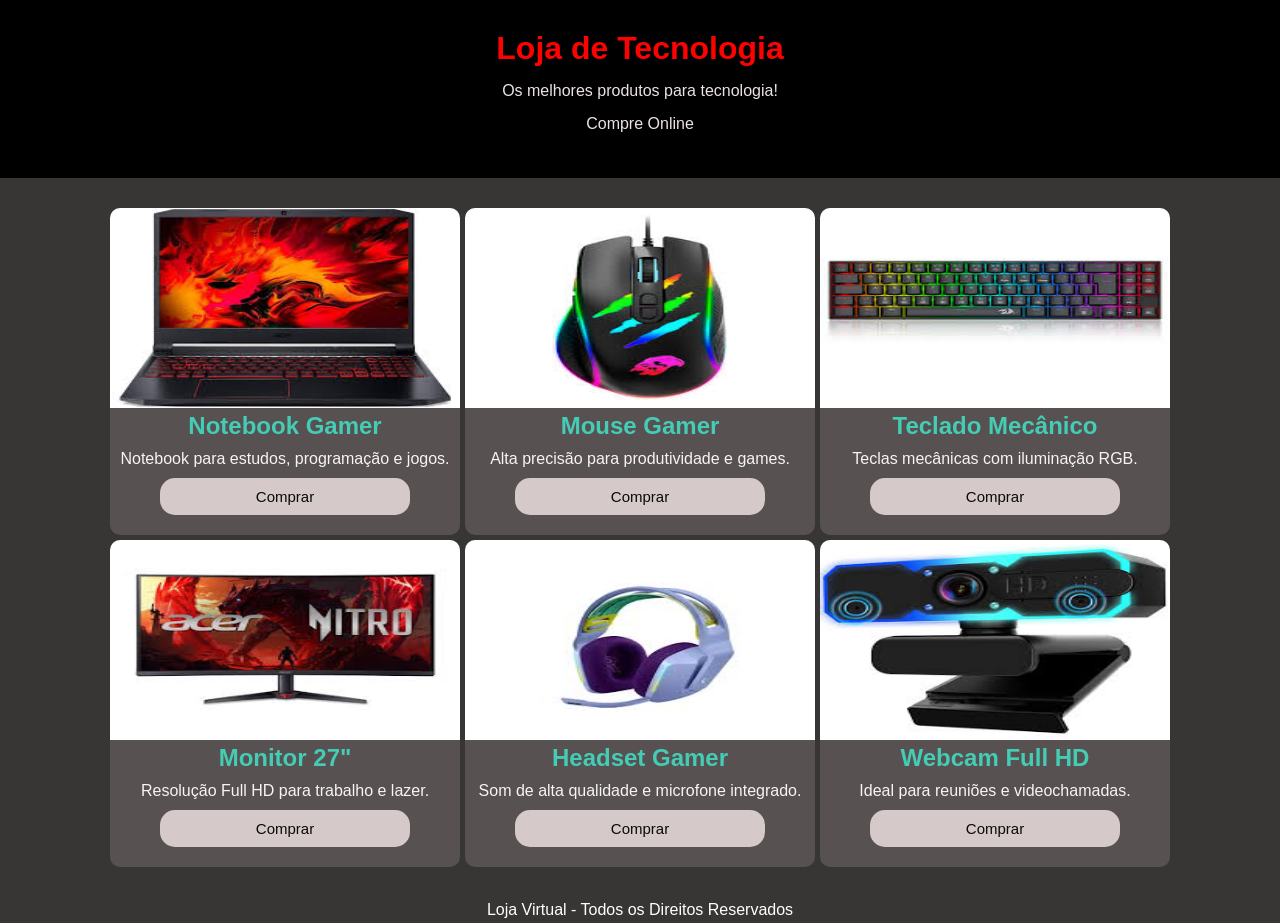
<file: index.html>
<!DOCTYPE html>
<html lang="pt-br">
<head>
    <meta charset="UTF-8">
    <meta name="viewport" content="width=device-width, initial-scale=1.0">
    <title>tecnologia</title>
    <link rel="stylesheet" href="style.css">
</head>
<body>
    <!-- conteudo superior do site -->
    <header> 
        <h1>Loja de Tecnologia</h1>
        <p>Os melhores produtos para tecnologia!</p>
         <p>Compre Online</p>
    </header>
<!-- conteudo do site -->
        <main class="produtos">

            <div class="card">
            <img src="not_gamer.jpg">
            <h2>Notebook Gamer</h2>
            <p>Notebook para estudos, programação e jogos.</p>
            <button>Comprar</button>

            </div>

            <div class="card">
            <img src="mouse.jpg">
            <h2>Mouse Gamer</h2>
            <p>Alta precisão para produtividade e games.</p>
            <button>Comprar</button>

            </div>

            <div class="card">
            <img src="teclado.jpg">
            <h2>Teclado Mecânico</h2>
            <p>Teclas mecânicas com iluminação RGB.</p>
            <button>Comprar</button>

            </div>

            <div class="card">
            <img src="monitor.jpg">
            <h2>Monitor 27"</h2>
            <p>Resolução Full HD para trabalho e lazer.</p>
            <button>Comprar</button>

            </div>

            <div class="card">
            <img src="head.jpg">
            <h2>Headset Gamer</h2>
            <p>Som de alta qualidade e microfone integrado.</p>
            <button>Comprar</button>

            </div>

            <div class="card">
            <img src="webcam.jpg">
            <h2>Webcam Full HD</h2>
            <p>Ideal para reuniões e videochamadas.</p>
            <button>Comprar</button>

            </div>
        </main>
        <!-- representa parte de baixo do site rodapé -->
                <footer>
                    <p>Loja Virtual - Todos os Direitos Reservados</p>

                </footer>

</body>
</html>
</file>
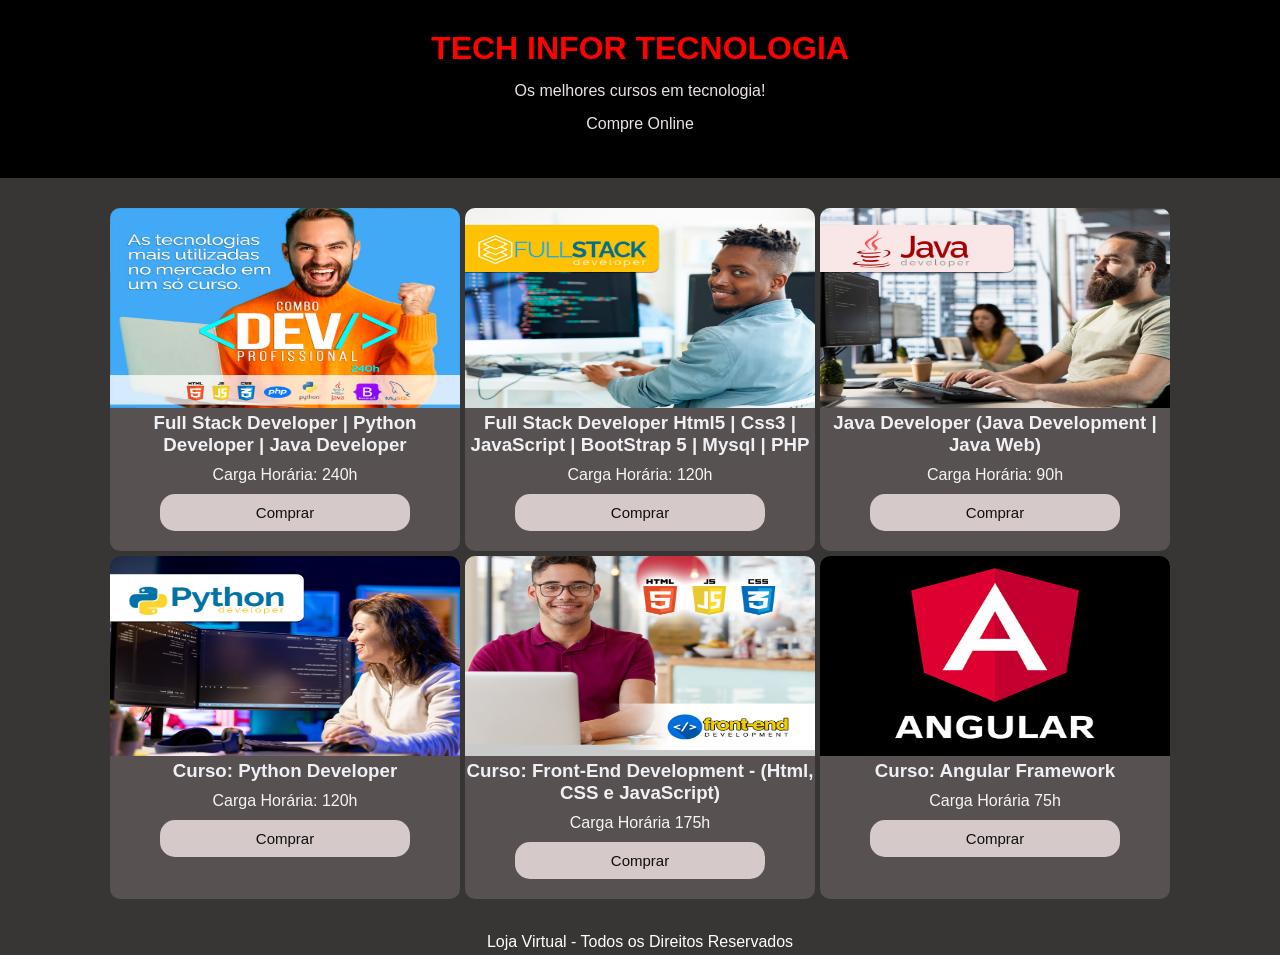
<file: projeto_cursos/index.html>
<!DOCTYPE html>
<html lang="pt-br">
<head>
    <meta charset="UTF-8">
    <meta name="viewport" content="width=device-width, initial-scale=1.0">
    <title>tecnologia</title>
    <link rel="stylesheet" href="style.css">
</head>
<body>
    <!-- conteudo superior do site -->
    <header> 
        <h1>TECH INFOR TECNOLOGIA</h1>
        <p>Os melhores cursos em  tecnologia!</p>
         <p>Compre Online</p>
    </header>
<!-- conteudo do site -->
        <main class="produtos">

            <div class="card">
            <img src="full stack.jpg">
            <h3>Full Stack Developer | Python Developer | Java Developer</h3>
            <p>Carga Horária: 240h</p>
            
            <button><a href="../projeto_cursos/link_dev/dev.html">Comprar</a></button>
           
           

            </div>

            <div class="card">
            <img src="full stack2.jpg">
            <h3> Full Stack Developer Html5 | Css3 | JavaScript | BootStrap 5 | Mysql | PHP</h3>
            <p>Carga Horária: 120h</p>
            <button><a href="../projeto_cursos/link_fullstack/full.html">Comprar</a></button>
           

            </div>

            <div class="card">
            <img src="../projeto_cursos/java.jpg">
            <h3> Java Developer (Java Development | Java Web)</h3>
            <p>Carga Horária: 90h</p>
            <button><a href="../projeto_cursos/link_java/java.html">Comprar</a></button>

            </div>

            <div class="card">
            <img src="../projeto_cursos/link_phyton/python.jpg">
            <h3>Curso: Python Developer</h3>
            <p>Carga Horária: 120h</p>
            <button><a href="../projeto_cursos/link_phyton/python.html">Comprar</a></button>

            </div>

            <div class="card">
            <img src="../front.jpg">
            <h3>Curso: Front-End Development - (Html, CSS e JavaScript)</h3>
            <p>Carga Horária 175h</p>
            <button><a href="../projeto_cursos/link_front/link_front.html">Comprar</a></button>
           

            </div>

            <div class="card">
            <img src="../angular.jpg">
            <h3>Curso: Angular Framework</h3>
            <p>Carga Horária 75h</p>
            <button><a href="../projeto_cursos/link_angular/link_angular.html">Comprar</a></button>

            </div>
        </main>
        <!-- representa parte de baixo do site rodapé -->
                <footer>
                    <p>Loja Virtual - Todos os Direitos Reservados</p>

                </footer>

</body>
</html>
</file>
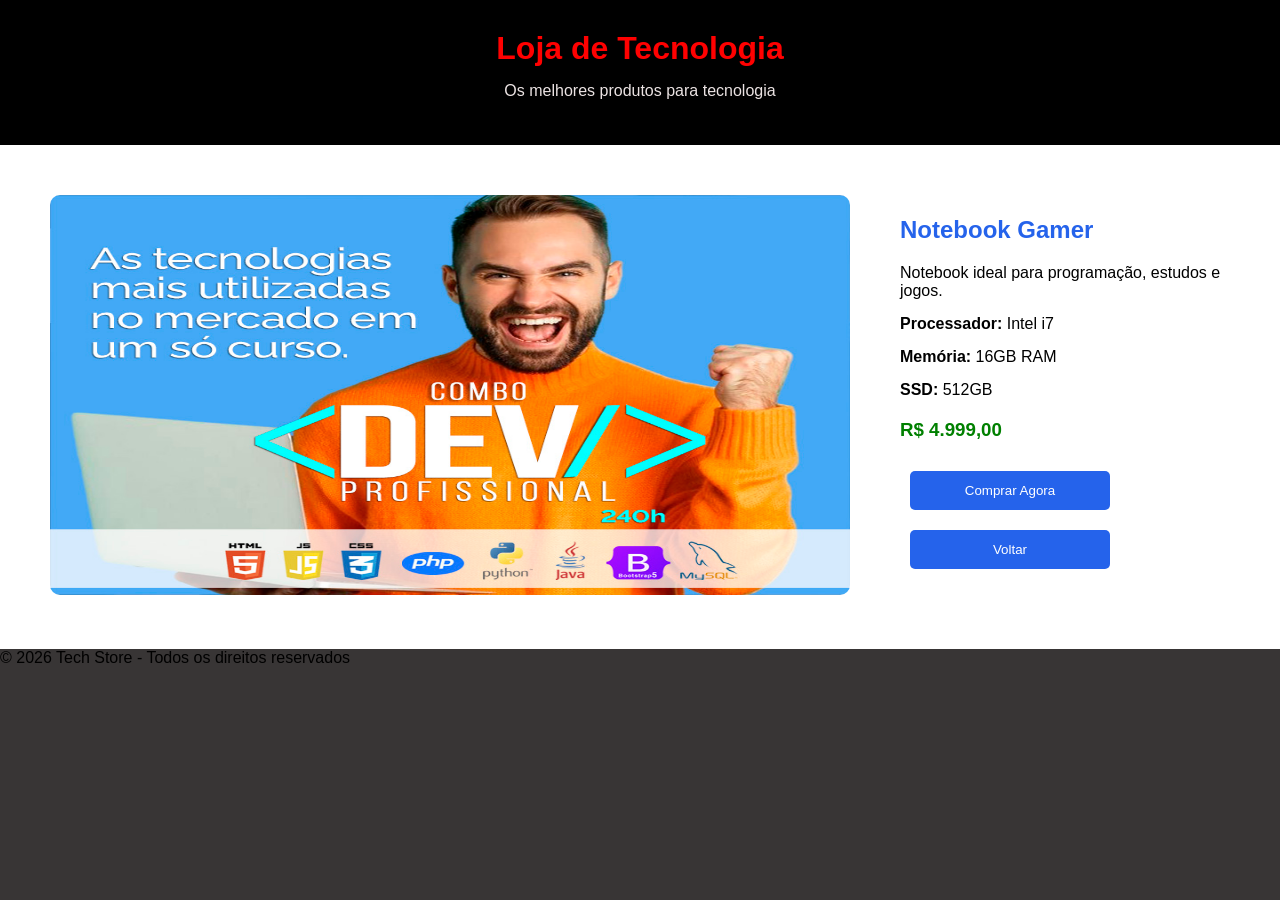
<file: projeto_cursos/dev.html>
<!DOCTYPE html>
<html lang="pt-br">
<head>
    <meta charset="UTF-8">
    <meta name="viewport" content="width=device-width, initial-scale=1.0">
    <title>Tech Store</title>
    <link rel="stylesheet" href="dev.css">
</head>
<body>
    <header>
        <h1>Loja de Tecnologia</h1>
        <p>Os melhores produtos para tecnologia</p>
    </header>

    <main class="produto">

<div class="imagem">

<img src="full stack.jpg">

</div>

<div class="informacoes">

<h2>Notebook Gamer</h2>

<p>

Notebook ideal para programação,

estudos e jogos.

</p>

<p><strong>Processador:</strong> Intel i7</p>

<p><strong>Memória:</strong> 16GB RAM</p>

<p><strong>SSD:</strong> 512GB</p>

<h3>R$ 4.999,00</h3>

<button>Comprar Agora</button>

<a href="index.html">

<button>Voltar</button>

</a>

</div>

</main>

    <footer>
        <p>© 2026 Tech Store - Todos os direitos reservados</p>
    </footer>
</body>
</html>
</file>
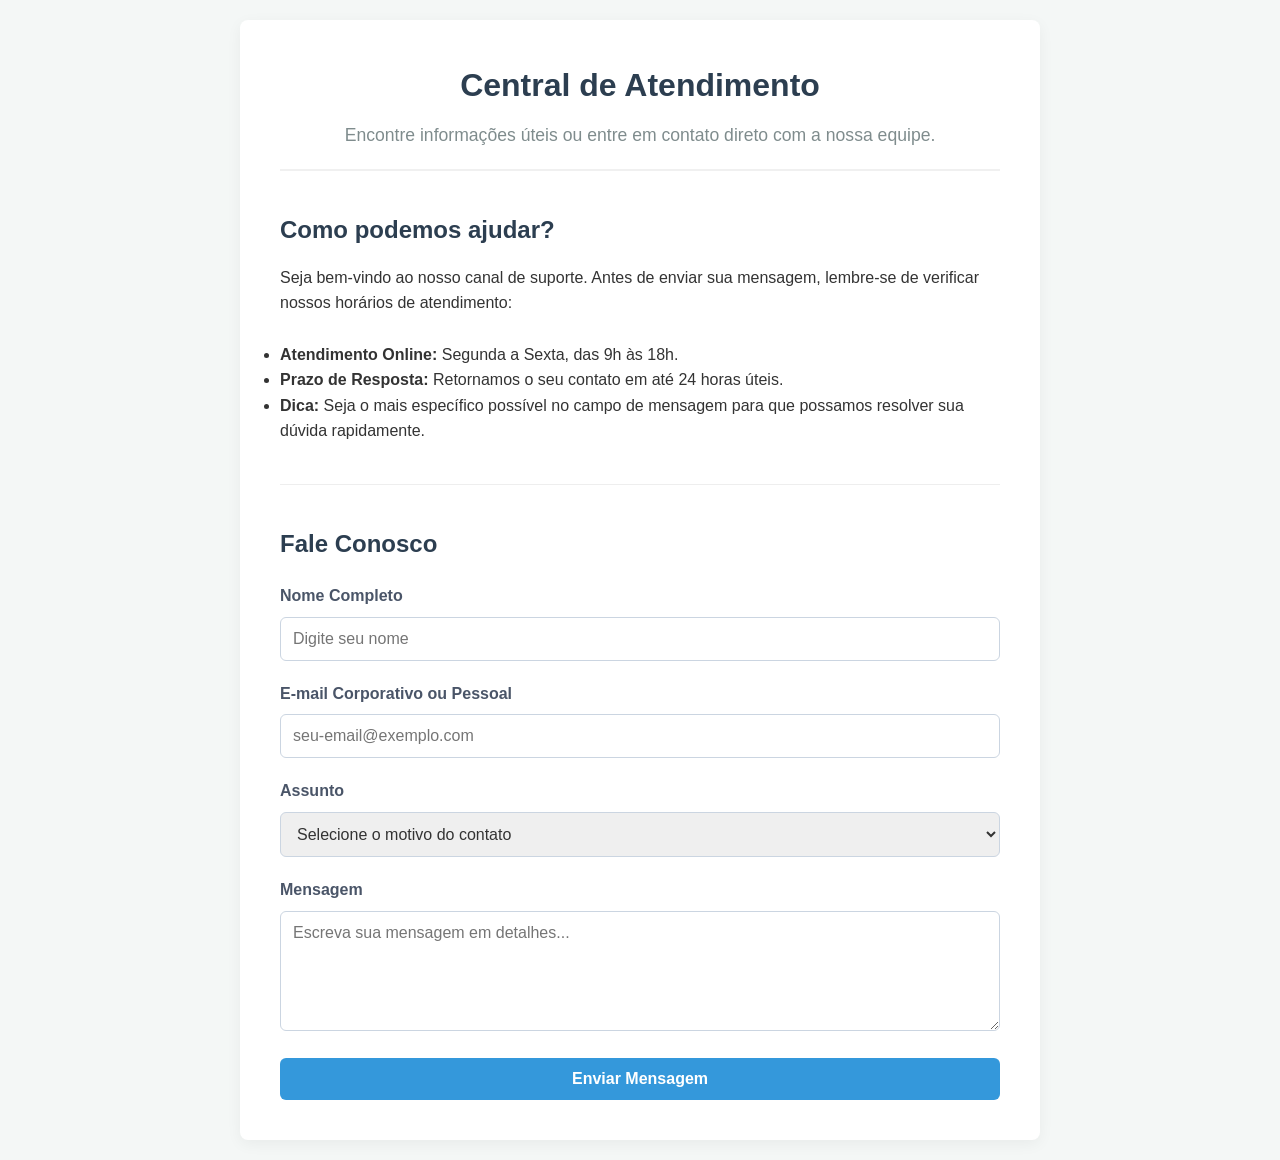
<file: projeto_cursos/fale_conosco/fale.html>
<!DOCTYPE html>
<html lang="pt-BR">
<head>
    <meta charset="UTF-8">
    <meta name="viewport" content="width=device-width, initial-scale=1.0">
    <title>Página Informativa & Contato</title>
    <style>
        /* Estilos Globais */
        * {
            margin: 0;
            padding: 0;
            box-sizing: border-box;
            font-family: 'Segoe UI', Tahoma, Geneva, Verdana, sans-serif;
        }

        body {
            background-color: #f4f7f6;
            color: #333;
            line-height: 1.6;
            padding: 20px;
        }

        .container {
            max-width: 800px;
            margin: 0 auto;
            background: #ffffff;
            padding: 40px;
            border-radius: 8px;
            box-shadow: 0 4px 15px rgba(0, 0, 0, 0.05);
        }

        /* Seção Informativa */
        header {
            text-align: center;
            margin-bottom: 40px;
            border-bottom: 2px solid #f0f0f0;
            padding-bottom: 20px;
        }

        header h1 {
            color: #2c3e50;
            margin-bottom: 10px;
        }

        header p {
            color: #7f8c8d;
            font-size: 1.1rem;
        }

        .info-section {
            margin-bottom: 40px;
        }

        .info-section h2 {
            color: #2c3e50;
            margin-bottom: 15px;
        }

        /* Formulário Fale Conosco */
        .contact-section h2 {
            color: #2c3e50;
            margin-bottom: 20px;
        }

        .form-group {
            margin-bottom: 20px;
        }

        .form-group label {
            display: block;
            margin-bottom: 8px;
            font-weight: 600;
            color: #4a5568;
        }

        .form-group input, 
        .form-group select, 
        .form-group textarea {
            width: 100%;
            padding: 12px;
            border: 1px solid #cbd5e1;
            border-radius: 6px;
            font-size: 1rem;
            color: #333;
            transition: border-color 0.3s ease;
        }

        .form-group input:focus, 
        .form-group select:focus, 
        .form-group textarea:focus {
            outline: none;
            border-color: #3498db;
        }

        textarea {
            resize: vertical;
            min-height: 120px;
        }

        .btn-submit {
            background-color: #3498db;
            color: white;
            padding: 12px 24px;
            border: none;
            border-radius: 6px;
            font-size: 1rem;
            font-weight: bold;
            cursor: pointer;
            width: 100%;
            transition: background-color 0.3s ease;
        }

        .btn-submit:hover {
            background-color: #2980b9;
        }
    </style>
</head>
<body>

    <div class="container">
        <header>
            <h1>Central de Atendimento</h1>
            <p>Encontre informações úteis ou entre em contato direto com a nossa equipe.</p>
        </header>

        <section class="info-section">
            <h2>Como podemos ajudar?</h2>
            <p>Seja bem-vindo ao nosso canal de suporte. Antes de enviar sua mensagem, lembre-se de verificar nossos horários de atendimento:</p>
            <br>
            <ul>
                <li><strong>Atendimento Online:</strong> Segunda a Sexta, das 9h às 18h.</li>
                <li><strong>Prazo de Resposta:</strong> Retornamos o seu contato em até 24 horas úteis.</li>
                <li><strong>Dica:</strong> Seja o mais específico possível no campo de mensagem para que possamos resolver sua dúvida rapidamente.</li>
            </ul>
        </section>

        <hr style="border: 0; height: 1px; background: #eee; margin-bottom: 40px;">

        <section class="contact-section">
            <h2>Fale Conosco</h2>
            
            <form action="#" method="POST">
                <div class="form-group">
                    <label for="nome">Nome Completo</label>
                    <input type="text" id="nome" name="nome" placeholder="Digite seu nome" required>
                </div>

                <div class="form-group">
                    <label for="email">E-mail Corporativo ou Pessoal</label>
                    <input type="email" id="email" name="email" placeholder="seu-email@exemplo.com" required>
                </div>

                <div class="form-group">
                    <label for="assunto">Assunto</label>
                    <select id="assunto" name="assunto" required>
                        <option value="" disabled selected>Selecione o motivo do contato</option>
                        <option value="duvida">Dúvidas Gerais</option>
                        <option value="suporte">Suporte Técnico</option>
                        <option value="comercial">Setor Comercial / Parcerias</option>
                        <option value="sugestao">Sugestões e Elogios</option>
                    </select>
                </div>

                <div class="form-group">
                    <label for="mensagem">Mensagem</label>
                    <textarea id="mensagem" name="mensagem" placeholder="Escreva sua mensagem em detalhes..." required></textarea>
                </div>

                <button type="submit" class="btn-submit">Enviar Mensagem</button>
            </form>
        </section>
    </div>

</body>
</html>
</file>
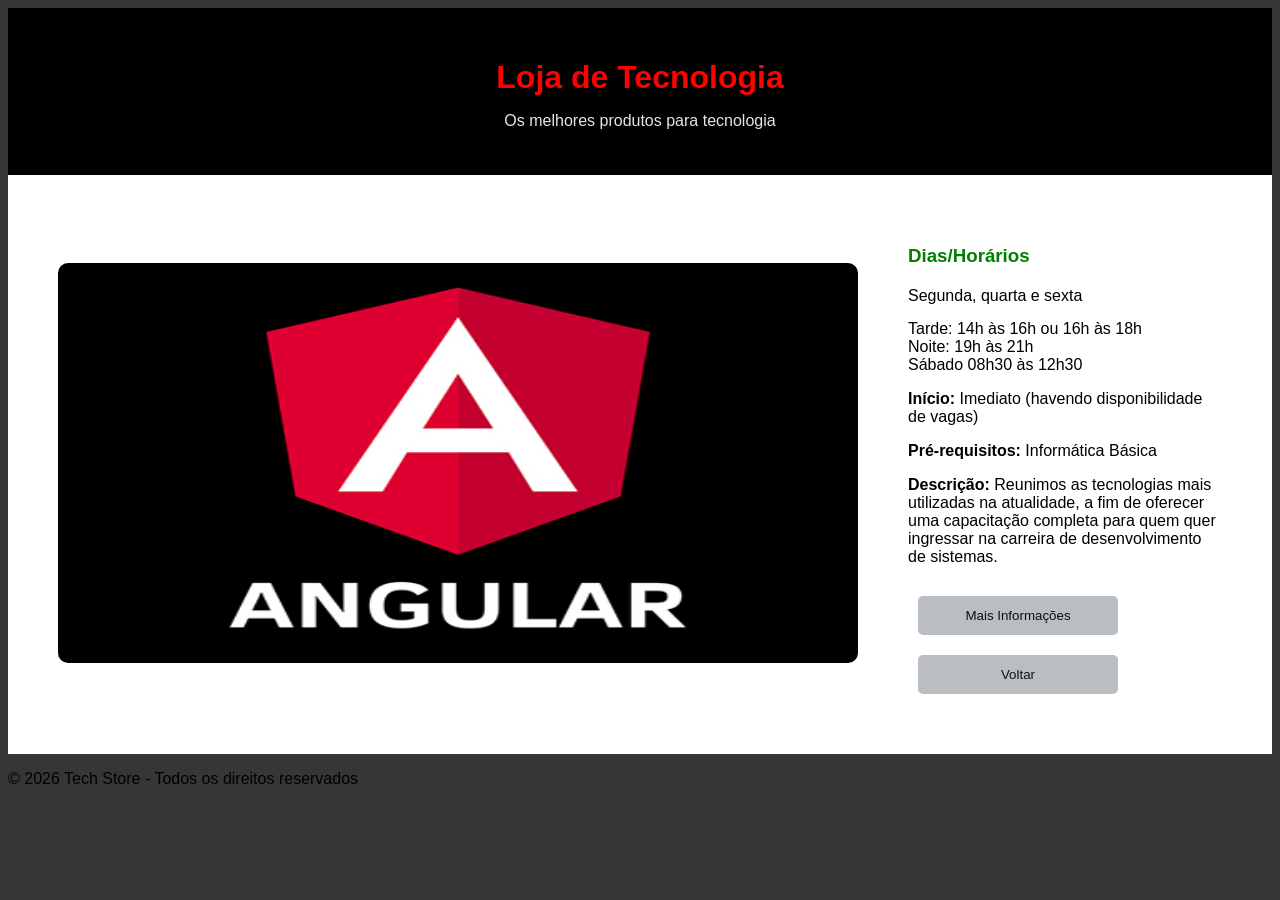
<file: projeto_cursos/link_angular/link_angular.html>
<!DOCTYPE html>
<html lang="pt-br">
<head>
    <meta charset="UTF-8">
    <meta name="viewport" content="width=device-width, initial-scale=1.0">
    <title>Tech Store</title>
    <link rel="stylesheet" href="link_angular.css">
</head>
<body>
    <header>
        <h1>Loja de Tecnologia</h1>
        <p>Os melhores produtos para tecnologia</p>
    </header>

    <main class="produto">

<div class="imagem">

<img src="../link_angular/angular.jpg">

</div>

<div class="informacoes">

<h3>Dias/Horários</h3>

<p>Segunda, quarta e sexta</p>
Tarde: 14h às 16h ou 16h às 18h<br>
Noite: 19h às 21h<br>
Sábado
08h30 às 12h30

</p>

<p><strong>Início:</strong> Imediato (havendo disponibilidade de vagas)</p>

<p><strong>Pré-requisitos:</strong> Informática Básica</p>

<p><strong>Descrição:</strong> Reunimos as tecnologias mais utilizadas na atualidade, a fim de oferecer uma capacitação completa para quem quer ingressar na carreira de desenvolvimento de sistemas.</p>

<h3></h3>

<button><a href="../fale_conosco/fale.html">Mais Informações</a></button>

<a href="../index.html">

<button>Voltar</button>

</a>

</div>

</main>

    <footer>
        <p>© 2026 Tech Store - Todos os direitos reservados</p>
    </footer>
</body>
</html>
</file>
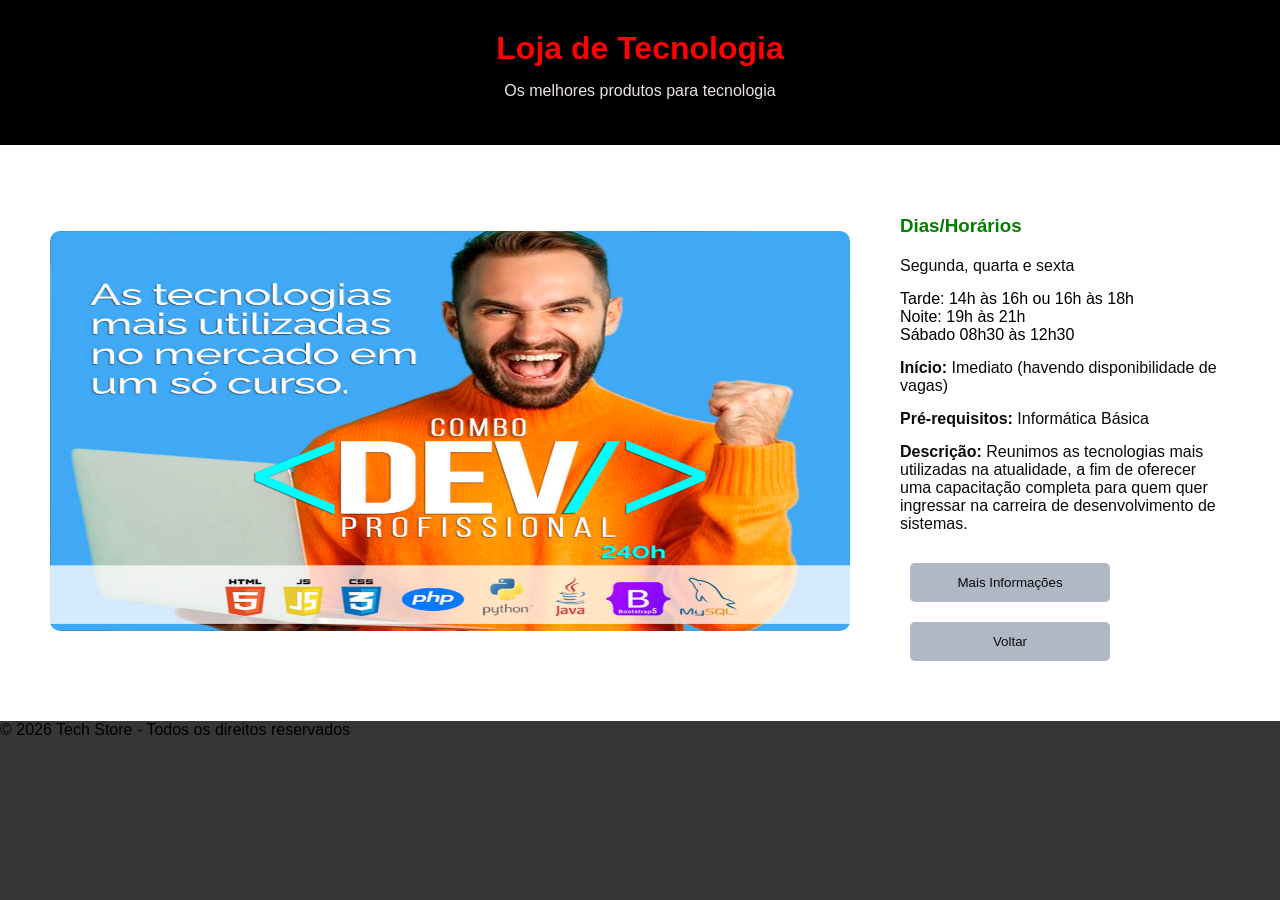
<file: projeto_cursos/link_dev/dev.html>
<!DOCTYPE html>
<html lang="pt-br">
<head>
    <meta charset="UTF-8">
    <meta name="viewport" content="width=device-width, initial-scale=1.0">
    <title>Tech Store</title>
    <link rel="stylesheet" href="dev.css">
</head>
<body>
    <header>
        <h1>Loja de Tecnologia</h1>
        <p>Os melhores produtos para tecnologia</p>
    </header>

    <main class="produto">

<div class="imagem">

<img src="full stack.jpg">

</div>

<div class="informacoes">

<h3>Dias/Horários</h3>

<p>Segunda, quarta e sexta</p>
Tarde: 14h às 16h ou 16h às 18h<br>
Noite: 19h às 21h<br>
Sábado
08h30 às 12h30

</p>

<p><strong>Início:</strong> Imediato (havendo disponibilidade de vagas)</p>

<p><strong>Pré-requisitos:</strong> Informática Básica</p>

<p><strong>Descrição:</strong> Reunimos as tecnologias mais utilizadas na atualidade, a fim de oferecer uma capacitação completa para quem quer ingressar na carreira de desenvolvimento de sistemas.</p>

<h3></h3>

<button><a href="../fale_conosco/fale.html">Mais Informações</a></button>

<a href="../index.html">

<button>Voltar</button>

</a>

</div>

</main>

    <footer>
        <p>© 2026 Tech Store - Todos os direitos reservados</p>
    </footer>
</body>
</html>
</file>
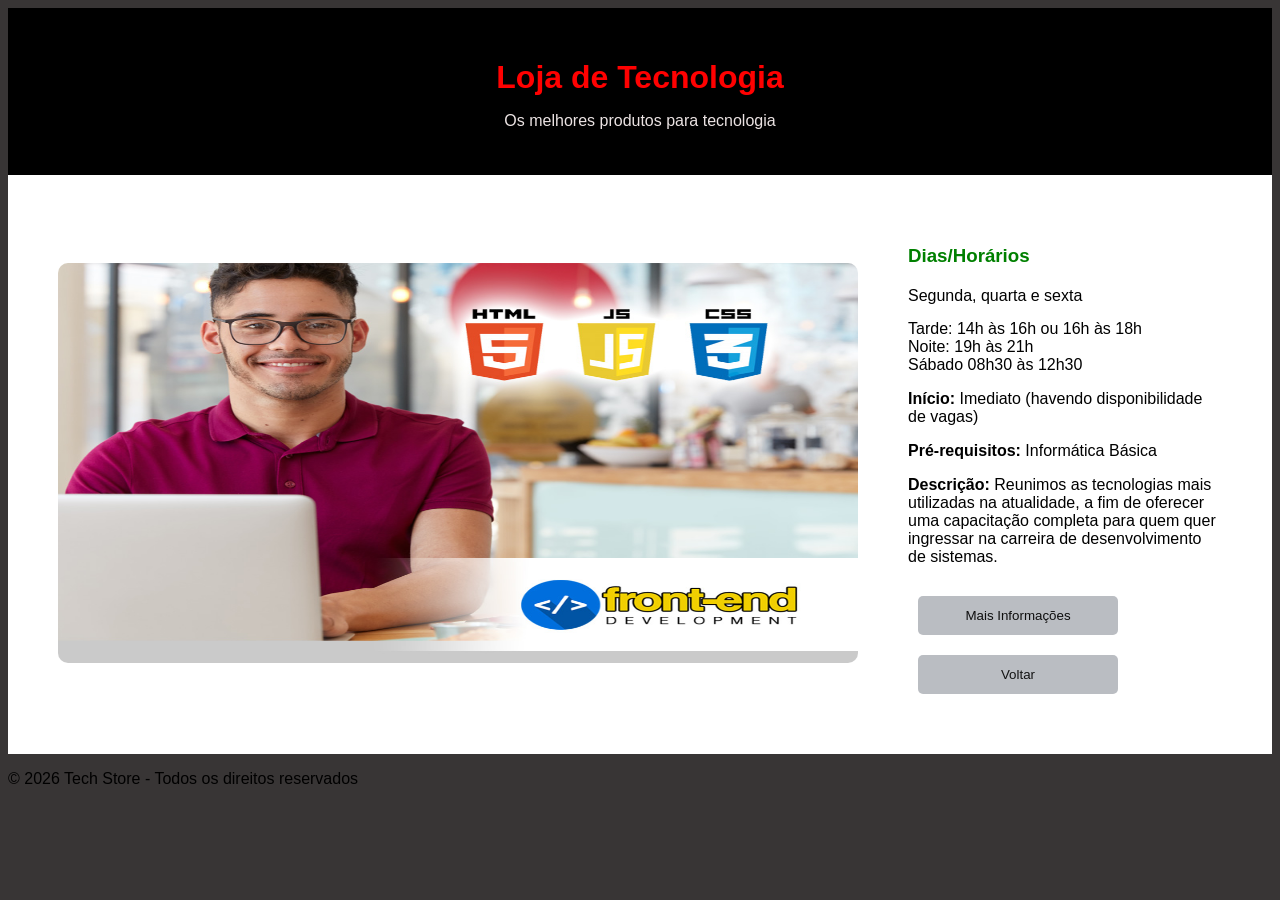
<file: projeto_cursos/link_front/link_front.html>
<!DOCTYPE html>
<html lang="pt-br">
<head>
    <meta charset="UTF-8">
    <meta name="viewport" content="width=device-width, initial-scale=1.0">
    <title>Tech Store</title>
    <link rel="stylesheet" href="link_front.css">
</head>
<body>
    <header>
        <h1>Loja de Tecnologia</h1>
        <p>Os melhores produtos para tecnologia</p>
    </header>

    <main class="produto">

<div class="imagem">

<img src="../link_front/front.jpg">

</div>

<div class="informacoes">

<h3>Dias/Horários</h3>

<p>Segunda, quarta e sexta</p>
Tarde: 14h às 16h ou 16h às 18h<br>
Noite: 19h às 21h<br>
Sábado
08h30 às 12h30

</p>

<p><strong>Início:</strong> Imediato (havendo disponibilidade de vagas)</p>

<p><strong>Pré-requisitos:</strong> Informática Básica</p>

<p><strong>Descrição:</strong> Reunimos as tecnologias mais utilizadas na atualidade, a fim de oferecer uma capacitação completa para quem quer ingressar na carreira de desenvolvimento de sistemas.</p>

<h3></h3>

<button><a href="../fale_conosco/fale.html">Mais Informações</a></button>

<a href="../index.html">

<button>Voltar</button>

</a>

</div>

</main>

    <footer>
        <p>© 2026 Tech Store - Todos os direitos reservados</p>
    </footer>
</body>
</html>
</file>
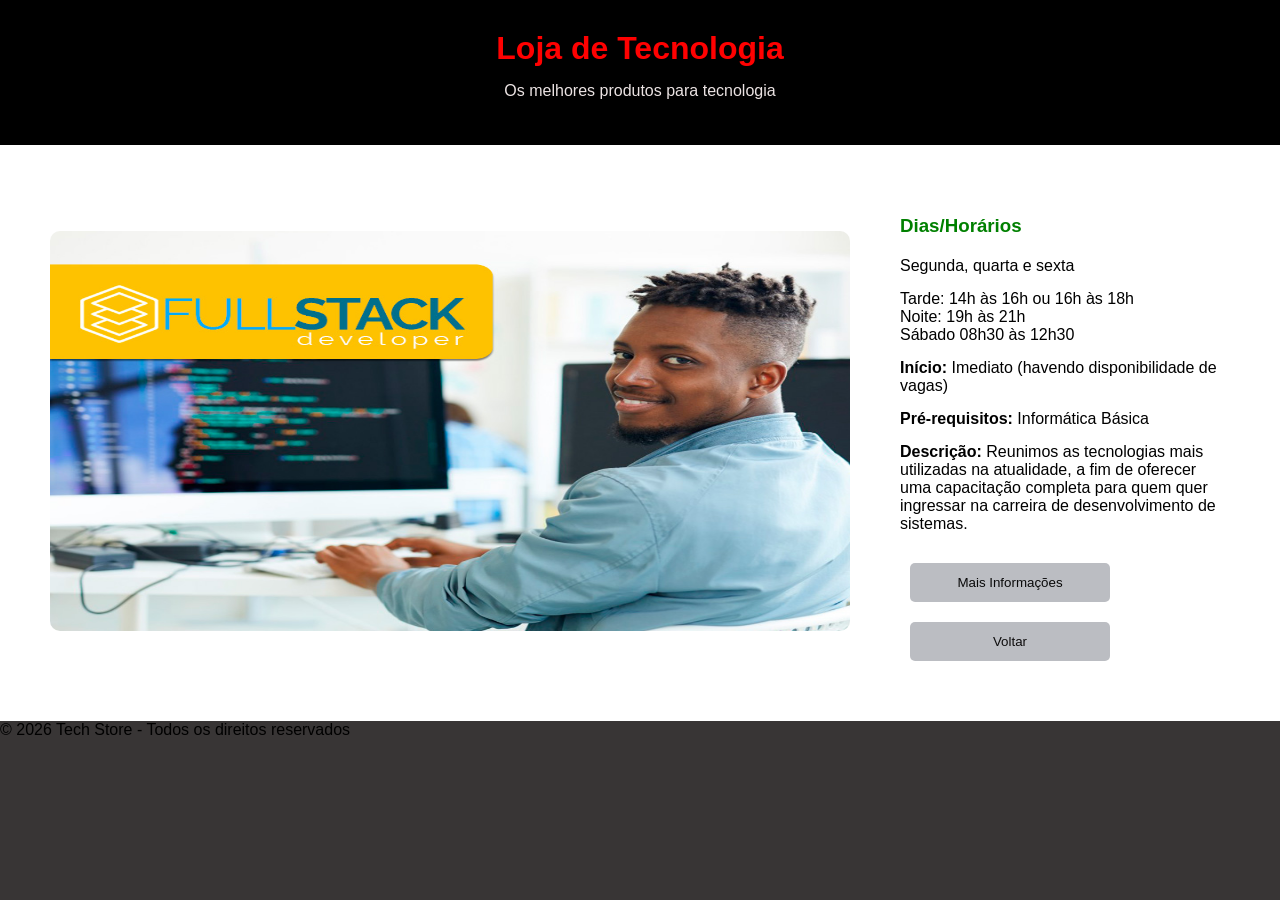
<file: projeto_cursos/link_fullstack/full.html>
<!DOCTYPE html>
<html lang="pt-br">
<head>
    <meta charset="UTF-8">
    <meta name="viewport" content="width=device-width, initial-scale=1.0">
    <title>Tech Store</title>
    <link rel="stylesheet" href="full.css">
</head>
<body>
    <header>
        <h1>Loja de Tecnologia</h1>
        <p>Os melhores produtos para tecnologia</p>
    </header>

    <main class="produto">

<div class="imagem">

<img src="../link_fullstack/full stack2.jpg">

</div>

<div class="informacoes">

<h3>Dias/Horários</h3>

<p>Segunda, quarta e sexta</p>
Tarde: 14h às 16h ou 16h às 18h<br>
Noite: 19h às 21h<br>
Sábado
08h30 às 12h30

</p>

<p><strong>Início:</strong> Imediato (havendo disponibilidade de vagas)</p>

<p><strong>Pré-requisitos:</strong> Informática Básica</p>

<p><strong>Descrição:</strong> Reunimos as tecnologias mais utilizadas na atualidade, a fim de oferecer uma capacitação completa para quem quer ingressar na carreira de desenvolvimento de sistemas.</p>

<h3></h3>

<button><a href="../fale_conosco/fale.html">Mais Informações</a></button>

<a href="../index.html">

<button>Voltar</button>

</a>

</div>

</main>

    <footer>
        <p>© 2026 Tech Store - Todos os direitos reservados</p>
    </footer>
</body>
</html>
</file>
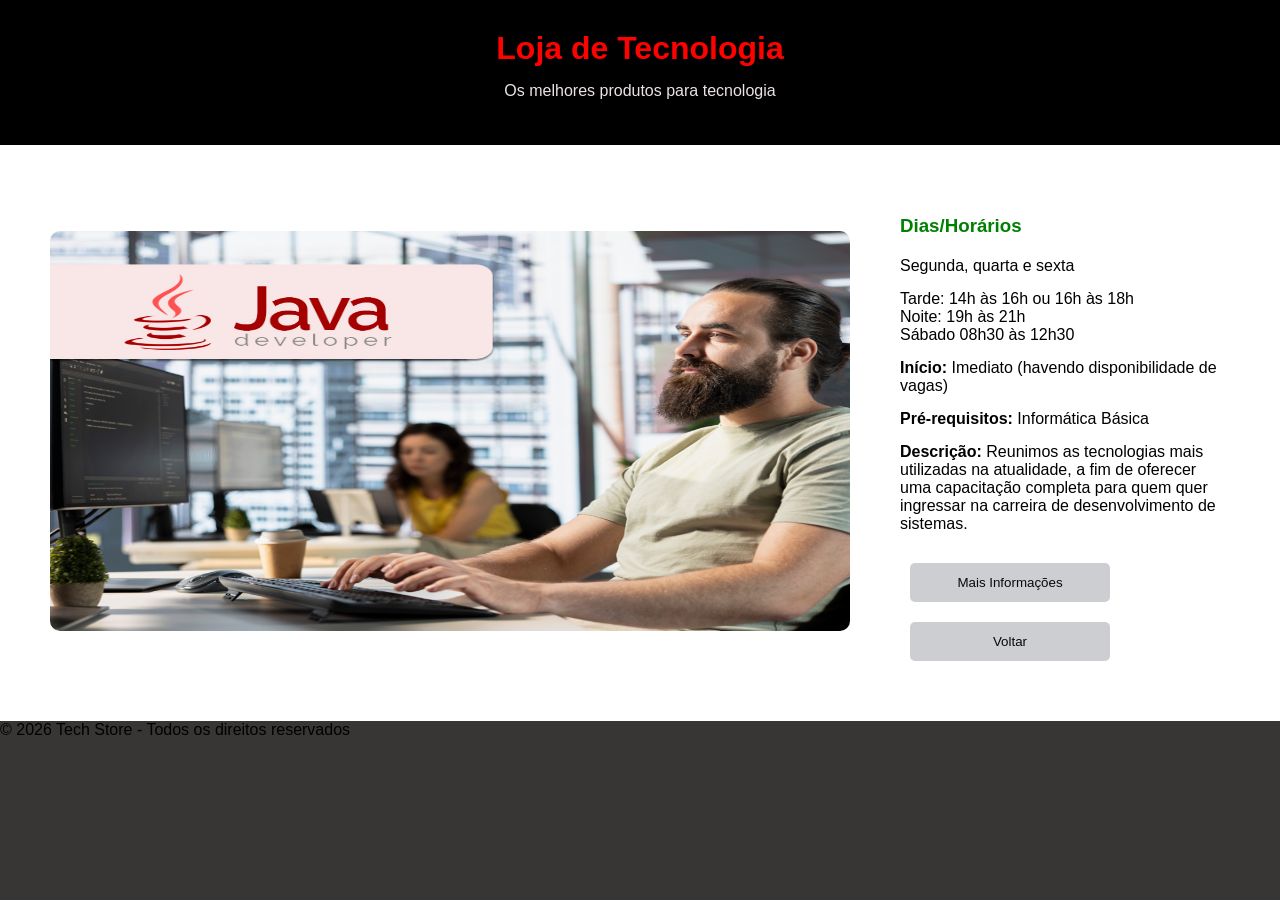
<file: projeto_cursos/link_java/java.html>
<!DOCTYPE html>
<html lang="pt-br">
<head>
    <meta charset="UTF-8">
    <meta name="viewport" content="width=device-width, initial-scale=1.0">
    <title>Tech Store</title>
    <link rel="stylesheet" href="java.css">
</head>
<body>
    <header>
        <h1>Loja de Tecnologia</h1>
        <p>Os melhores produtos para tecnologia</p>
    </header>

    <main class="produto">

<div class="imagem">

<img src="../java.jpg">

</div>

<div class="informacoes">

<h3>Dias/Horários</h3>

<p>Segunda, quarta e sexta</p>
Tarde: 14h às 16h ou 16h às 18h<br>
Noite: 19h às 21h<br>
Sábado
08h30 às 12h30

</p>

<p><strong>Início:</strong> Imediato (havendo disponibilidade de vagas)</p>

<p><strong>Pré-requisitos:</strong> Informática Básica</p>

<p><strong>Descrição:</strong> Reunimos as tecnologias mais utilizadas na atualidade, a fim de oferecer uma capacitação completa para quem quer ingressar na carreira de desenvolvimento de sistemas.</p>

<h3></h3>

<button><a href="../fale_conosco/fale.html">Mais Informações</a></button>

<a href="../index.html">

<button>Voltar</button>

</a>

</div>

</main>

    <footer>
        <p>© 2026 Tech Store - Todos os direitos reservados</p>
    </footer>
</body>
</html>
</file>
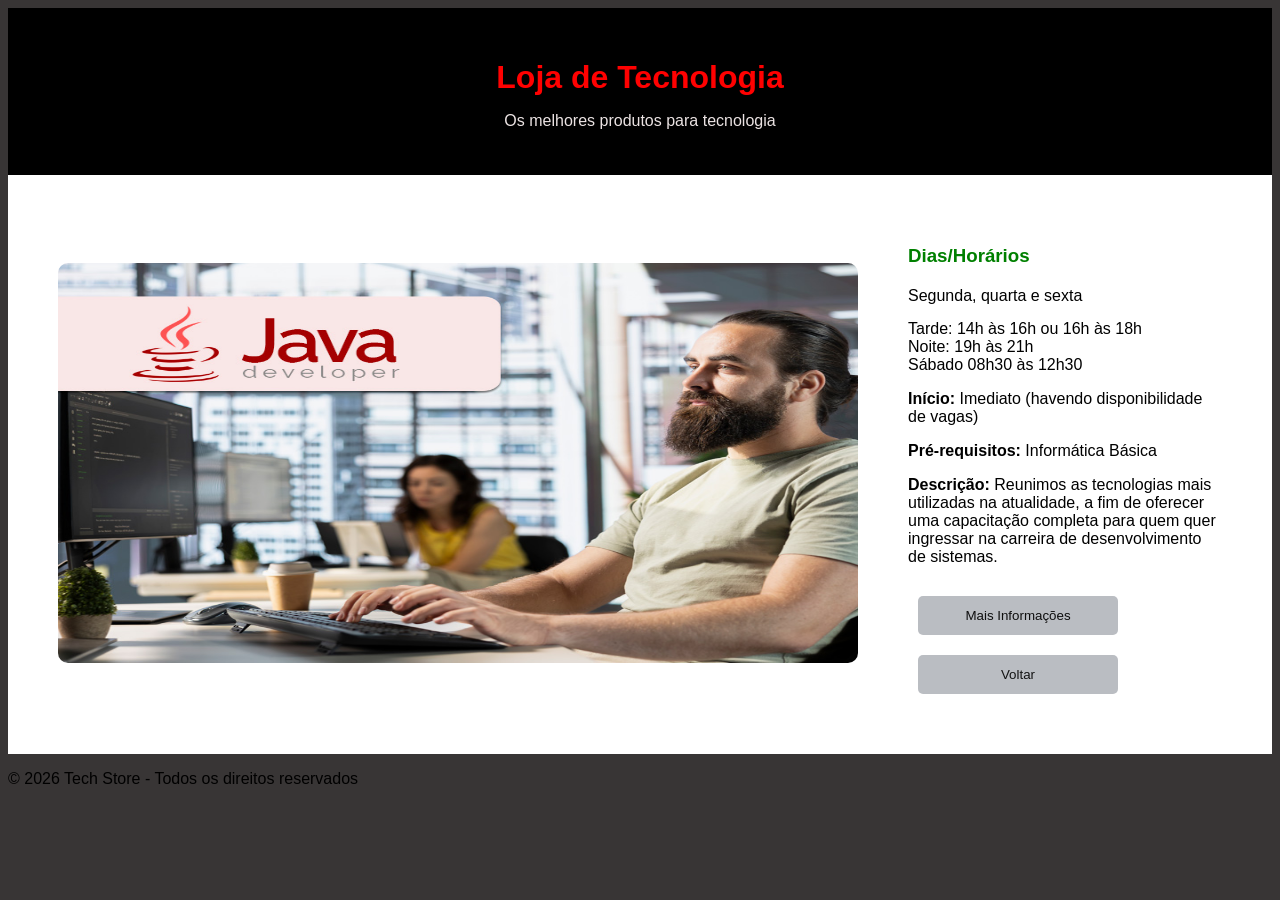
<file: projeto_cursos/link_phyton/python.html>
<!DOCTYPE html>
<html lang="pt-br">
<head>
    <meta charset="UTF-8">
    <meta name="viewport" content="width=device-width, initial-scale=1.0">
    <title>Tech Store</title>
    <link rel="stylesheet" href="python.css">
</head>
<body>
    <header>
        <h1>Loja de Tecnologia</h1>
        <p>Os melhores produtos para tecnologia</p>
    </header>

    <main class="produto">

<div class="imagem">

<img src="../java.jpg">

</div>

<div class="informacoes">

<h3>Dias/Horários</h3>

<p>Segunda, quarta e sexta</p>
Tarde: 14h às 16h ou 16h às 18h<br>
Noite: 19h às 21h<br>
Sábado
08h30 às 12h30

</p>

<p><strong>Início:</strong> Imediato (havendo disponibilidade de vagas)</p>

<p><strong>Pré-requisitos:</strong> Informática Básica</p>

<p><strong>Descrição:</strong> Reunimos as tecnologias mais utilizadas na atualidade, a fim de oferecer uma capacitação completa para quem quer ingressar na carreira de desenvolvimento de sistemas.</p>

<h3></h3>

<button><a href="../fale_conosco/fale.html">Mais Informações</a></button>

<a href="../index.html">

<button>Voltar</button>

</a>

</div>

</main>

    <footer>
        <p>© 2026 Tech Store - Todos os direitos reservados</p>
    </footer>
</body>
</html>
</file>
<file: style.css>
/* *asterisco significa zerar todo o espaçamento do site */
*{
    margin: 0;
    padding: 0;
}
/* body representa todo o corpo do site */
body{
    /* altura total do site */
      min-width: 100vh; 
      display: flex;
      flex-direction: column;
      font-family: Arial, Helvetica, sans-serif;
      background-color: rgb(56, 53, 53);
}

header{
    background-color: black;
    color: rgb(255, 1, 1);
    text-align: center;
    padding: 30px;
}
header h1{
    margin-bottom: 15px;
}
header p{
    color: rgb(235, 227, 227);
    margin-bottom: 15px;
    
}

.produtos{
    /* esse comando deixa tudo em uma linha, informa que quero manipular essas caixas */
    display: flex;
    /* esse comando ele quebra a linha  conforme o zoom*/
    flex-wrap: wrap;
    /* comando para centralizar as caixas*/
    justify-content: center;
    gap: 5px;
    padding: 30px;
    max-width: 1300px;
    margin: auto;
}
.card h2{
    color: rgb(68, 204, 181);
    text-align: center;
}
.card p{
    color: rgb(247, 245, 243);
    text-align: center;
    padding: 10px;
}


.card{
    width: 350px;
    background-color: rgb(87, 81, 81);
    border-radius: 10px;
    overflow: hidden;
    padding-bottom: 20px;
    
}

.card img{
   width: 100%;
   height: 200px;
} 

.card:hover{
    transform: translateY(-15px);
}

.card button{
    width: 250px;
    display: block;
    margin: auto;
    padding: 10px 20px;
    color: rgb(10, 10, 10);
    background-color: rgb(214, 201, 201);
    border: none;
    border-radius: 15px;
    font-size: 15px;
  
}

footer p{
    text-align: center;
    color: rgb(255, 255, 255);
    padding: 4px;
}
    
.card button:hover{
  background-color: rgb(255, 0, 0);   

}
</file>
<file: projeto_cursos/style.css>
/* *asterisco significa zerar todo o espaçamento do site */
*{
    margin: 0;
    padding: 0;
}
/* body representa todo o corpo do site */
body{
    /* altura total do site */
      min-width: 100vh; 
      display: flex;
      flex-direction: column;
      font-family: Arial, Helvetica, sans-serif;
      background-color: rgb(56, 53, 53);
}

header{
    background-color: black;
    color: rgb(255, 1, 1);
    text-align: center;
    padding: 30px;
}
header h1{
    margin-bottom: 15px;
}
header p{
    color: rgb(235, 227, 227);
    margin-bottom: 15px;
    
}

.produtos{
    /* esse comando deixa tudo em uma linha, informa que quero manipular essas caixas */
    display: flex;
    /* esse comando ele quebra a linha  conforme o zoom*/
    flex-wrap: wrap;
    /* comando para centralizar as caixas*/
    justify-content: center;
    gap: 5px;
    padding: 30px;
    max-width: 1300px;
    margin: auto;
}
.card h3{
    color: rgb(240, 239, 243);
    text-align: center;
}
.card p{
    color: rgb(247, 245, 243);
    text-align: center;
    padding: 10px;
}


.card{
    width: 350px;
    background-color: rgb(87, 81, 81);
    border-radius: 10px;
    overflow: hidden;
    padding-bottom: 20px;
    
}

.card img{
   width: 100%;
   height: 200px;
} 

.card:hover{
    transform: translateY(-15px);
}

.card button{
    width: 250px;
    display: block;
    margin: auto;
    padding: 10px 20px;
    color: rgb(10, 10, 10);
    background-color: rgb(214, 201, 201);
    border: none;
    border-radius: 15px;
    font-size: 15px;
  
}

footer p{
    text-align: center;
    color: rgb(255, 255, 255);
    padding: 4px;
}
    
.card button:hover{
  background-color: rgb(255, 0, 0);   

}

button a{
    text-decoration: none;
    color: rgb(15, 15, 15);
}
</file>
<file: projeto_cursos/dev.css>
/* *asterisco significa zerar todo o espaçamento do site */
*{
    margin: 0;
    padding: 0;
}
/* body representa todo o corpo do site */
body{
    /* altura total do site */
      min-width: 100vh; 
      display: flex;
      flex-direction: column;
      font-family: Arial, Helvetica, sans-serif;
      background-color: rgb(56, 53, 53);
}

header{
    background-color: black;
    color: rgb(255, 1, 1);
    text-align: center;
    padding: 30px;
}
header h1{
    margin-bottom: 15px;
}
header p{
    color: rgb(235, 227, 227);
    margin-bottom: 15px;
    
}

.produto{

background-color: white;

flex:1;

display:flex;

justify-content:center;

align-items:center;

gap:50px;

padding:50px;

}

.imagem img{

width:800px;

height: 400px;

border-radius:10px;

}

.informacoes{

width:400px;

}

.informacoes h2{

color:#2563eb;

margin-bottom:20px;

}

.informacoes p{

margin-bottom:15px;

}

.informacoes h3{

color:green;

margin:20px 0;

}

.informacoes button{

width:200px;

padding:12px;

margin:10px;

border:none;

border-radius:5px;

background:#2563eb;

color:white;

}
</file>
<file: projeto_cursos/link_angular/link_angular.css>
isco significa zerar todo o espaçamento do site */
*{
    margin: 0;
    padding: 0;
}
/* body representa todo o corpo do site */
body{
    /* altura total do site */
      min-width: 100vh; 
      display: flex;
      flex-direction: column;
      font-family: Arial, Helvetica, sans-serif;
      background-color: rgb(56, 53, 53);
}

header{
    background-color: black;
    color: rgb(255, 1, 1);
    text-align: center;
    padding: 30px;
}
header h1{
    margin-bottom: 15px;
}
header p{
    color: rgb(235, 227, 227);
    margin-bottom: 15px;
    
}

.produto{

background-color: white;

flex:1;

display:flex;

justify-content:center;

align-items:center;

gap:50px;

padding:50px;

}

.imagem img{

width:800px;

height: 400px;

border-radius:10px;

}

.informacoes{

width:400px;

}

.informacoes h2{

color:#2563eb;

margin-bottom:20px;

}

.informacoes p{

margin-bottom:15px;

}

.informacoes h3{

color:green;

margin:20px 0;

}

.informacoes button{

width:200px;

padding:12px;

margin:10px;

border:none;

border-radius:5px;

background:#babdc2;

color:rgb(20, 20, 20);

}
button a{
    text-decoration: none;
    color: rgb(15, 15, 15);
</file>
<file: projeto_cursos/link_dev/dev.css>
/* *asterisco significa zerar todo o espaçamento do site */
*{
    margin: 0;
    padding: 0;
}
/* body representa todo o corpo do site */
body{
    /* altura total do site */
      min-width: 100vh; 
      display: flex;
      flex-direction: column;
      font-family: Arial, Helvetica, sans-serif;
      background-color: rgb(56, 53, 53);
}

header{
    background-color: black;
    color: rgb(255, 1, 1);
    text-align: center;
    padding: 30px;
}
header h1{
    margin-bottom: 15px;
}
header p{
    color: rgb(235, 227, 227);
    margin-bottom: 15px;
    
}

.produto{

background-color: white;

flex:1;

display:flex;

justify-content:center;

align-items:center;

gap:50px;

padding:50px;

}

.imagem img{

width:800px;

height: 400px;

border-radius:10px;

}

.informacoes{

width:400px;

}

.informacoes h2{

color:#2563eb;

margin-bottom:20px;

}

.informacoes p{

margin-bottom:15px;
color: rgb(10, 10, 10);


}

.informacoes h3{

color:green;

margin:20px 0;

}

.informacoes button{

width:200px;

padding:12px;

margin:10px;

border:none;

border-radius:5px;

background:#b0b7c5;

color:rgb(14, 13, 13);

}

button a{
    text-decoration: none;
    color: rgb(10, 10, 10);
}
</file>
<file: projeto_cursos/link_front/link_front.css>
isco significa zerar todo o espaçamento do site */
*{
    margin: 0;
    padding: 0;
}
/* body representa todo o corpo do site */
body{
    /* altura total do site */
      min-width: 100vh; 
      display: flex;
      flex-direction: column;
      font-family: Arial, Helvetica, sans-serif;
      background-color: rgb(56, 53, 53);
}

header{
    background-color: black;
    color: rgb(255, 1, 1);
    text-align: center;
    padding: 30px;
}
header h1{
    margin-bottom: 15px;
}
header p{
    color: rgb(235, 227, 227);
    margin-bottom: 15px;
    
}

.produto{

background-color: white;

flex:1;

display:flex;

justify-content:center;

align-items:center;

gap:50px;

padding:50px;

}

.imagem img{

width:800px;

height: 400px;

border-radius:10px;

}

.informacoes{

width:400px;

}

.informacoes h2{

color:#2563eb;

margin-bottom:20px;

}

.informacoes p{

margin-bottom:15px;

}

.informacoes h3{

color:green;

margin:20px 0;

}

.informacoes button{

width:200px;

padding:12px;

margin:10px;

border:none;

border-radius:5px;

background:#babdc2;

color:rgb(20, 20, 20);

}
button a{
    text-decoration: none;
    color: rgb(15, 15, 15);
</file>
<file: projeto_cursos/link_fullstack/full.css>
/* *asterisco significa zerar todo o espaçamento do site */
*{
    margin: 0;
    padding: 0;
}
/* body representa todo o corpo do site */
body{
    /* altura total do site */
      min-width: 100vh; 
      display: flex;
      flex-direction: column;
      font-family: Arial, Helvetica, sans-serif;
      background-color: rgb(56, 53, 53);
}

header{
    background-color: black;
    color: rgb(255, 1, 1);
    text-align: center;
    padding: 30px;
}
header h1{
    margin-bottom: 15px;
}
header p{
    color: rgb(235, 227, 227);
    margin-bottom: 15px;
    
}

.produto{

background-color: white;

flex:1;

display:flex;

justify-content:center;

align-items:center;

gap:50px;

padding:50px;

}

.imagem img{

width:800px;

height: 400px;

border-radius:10px;

}

.informacoes{

width:400px;

}

.informacoes h2{

color:#2563eb;

margin-bottom:20px;

}

.informacoes p{

margin-bottom:15px;

}

.informacoes h3{

color:green;

margin:20px 0;

}

.informacoes button{

width:200px;

padding:12px;

margin:10px;

border:none;

border-radius:5px;

background:#bbbdc2;

color:rgb(14, 13, 13);

}
button a{
    text-decoration: none;
    color: rgb(10, 10, 10);
}
</file>
<file: projeto_cursos/link_java/java.css>
/* *asterisco significa zerar todo o espaçamento do site */
*{
    margin: 0;
    padding: 0;
}
/* body representa todo o corpo do site */
body{
    /* altura total do site */
      min-width: 100vh; 
      display: flex;
      flex-direction: column;
      font-family: Arial, Helvetica, sans-serif;
      background-color: rgb(56, 53, 53);
}

header{
    background-color: black;
    color: rgb(255, 1, 1);
    text-align: center;
    padding: 30px;
}
header h1{
    margin-bottom: 15px;
}
header p{
    color: rgb(235, 227, 227);
    margin-bottom: 15px;
    
}

.produto{

background-color: white;

flex:1;

display:flex;

justify-content:center;

align-items:center;

gap:50px;

padding:50px;

}

.imagem img{

width:800px;

height: 400px;

border-radius:10px;

}

.informacoes{

width:400px;

}

.informacoes h2{

color:#2563eb;

margin-bottom:20px;

}

.informacoes p{

margin-bottom:15px;

}

.informacoes h3{

color:green;

margin:20px 0;

}

.informacoes button{

width:200px;

padding:12px;

margin:10px;

border:none;

border-radius:5px;

background:#ccced1;

color:rgb(8, 8, 8);

}
button a{
    text-decoration: none;
    color: rgb(10, 10, 10);
}
</file>
<file: projeto_cursos/link_phyton/python.css>
isco significa zerar todo o espaçamento do site */
*{
    margin: 0;
    padding: 0;
}
/* body representa todo o corpo do site */
body{
    /* altura total do site */
      min-width: 100vh; 
      display: flex;
      flex-direction: column;
      font-family: Arial, Helvetica, sans-serif;
      background-color: rgb(56, 53, 53);
}

header{
    background-color: black;
    color: rgb(255, 1, 1);
    text-align: center;
    padding: 30px;
}
header h1{
    margin-bottom: 15px;
}
header p{
    color: rgb(235, 227, 227);
    margin-bottom: 15px;
    
}

.produto{

background-color: white;

flex:1;

display:flex;

justify-content:center;

align-items:center;

gap:50px;

padding:50px;

}

.imagem img{

width:800px;

height: 400px;

border-radius:10px;

}

.informacoes{

width:400px;

}

.informacoes h2{

color:#2563eb;

margin-bottom:20px;

}

.informacoes p{

margin-bottom:15px;

}

.informacoes h3{

color:green;

margin:20px 0;

}

.informacoes button{

width:200px;

padding:12px;

margin:10px;

border:none;

border-radius:5px;

background:#babdc2;

color:rgb(20, 20, 20);

}
button a{
    text-decoration: none;
    color: rgb(15, 15, 15);
</file>
